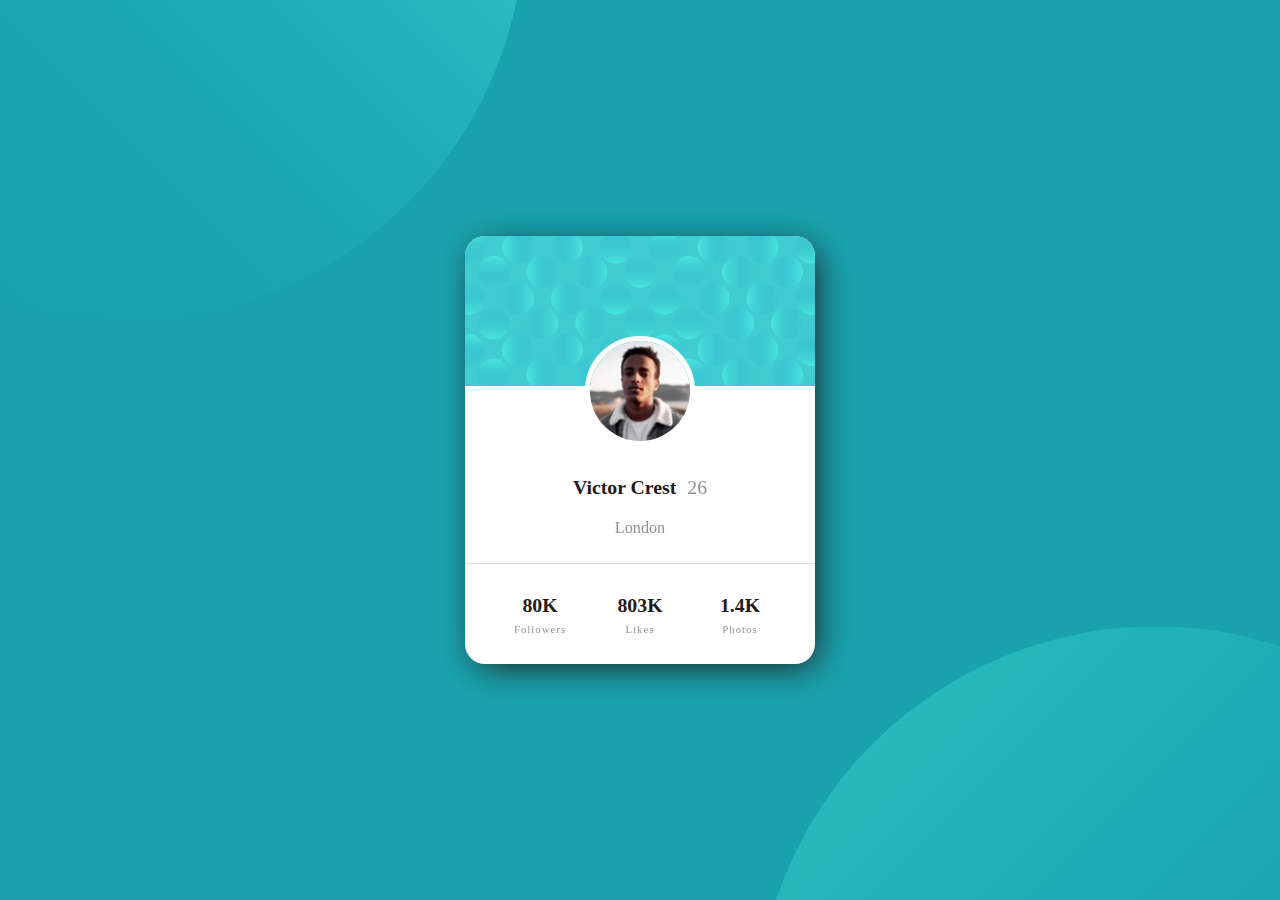
<file: workshop-1/index.html>
<!DOCTYPE html>
<html lang="en">
<head>
  <meta charset="UTF-8">
  <meta name="viewport" content="width=device-width, initial-scale=1.0"> <!-- displays site properly based on user's device -->

  <link rel="icon" type="image/ico" sizes="32x32" href="./images/favicon.ico">
  <link rel="stylesheet" href="style.css">
  <link rel="stylesheet" href="">
  <title>Profile card component</title>

  <!-- Feel free to remove these styles or customise in your own stylesheet 👍 -->
  <style>
    .attribution { font-size: 11px; text-align: center; }
    .attribution a { color: hsl(228, 45%, 44%); }
  </style>
</head>
<body>
  <!--debut--> 
  <section class="grand_cadre">
    <div class="rond">
      <img class="rd1" src="images/bg-pattern-top.svg" alt="" class="">
      <img class="rd2" src="images/bg-pattern-bottom.svg" alt="" class="">
    </div>
    <div class="cadre">
      <div class="cadre_tete"></div>
      <div class="cadre_milieu">
        <div class="img-holder">
          <img src="images/image-victor.jpg" alt="">
        </div>
        <h2 class="nom-age">
           Victor Crest
          <span class="age">26</span>
        </h2>
        <h3 class="london">London</h3>
      </div>
        <div class="cadre_bas">
          <div class="bouton1">
            <h4 class="ref1">80K</h4>
            <h5 class="ref2">Followers</h5>
          </div>
          <div class="bouton1">
            <h4 class="ref1">803K</h4>
            <h5 class="ref2">Likes</h5>
          </div>
           <div class="bouton1">
              <h4 class="ref1">1.4K</h4>
              <h5 class="ref2">Photos</h5>
            </div>
        </div>
    </div>
  </section>
</body>
</html>
</file>
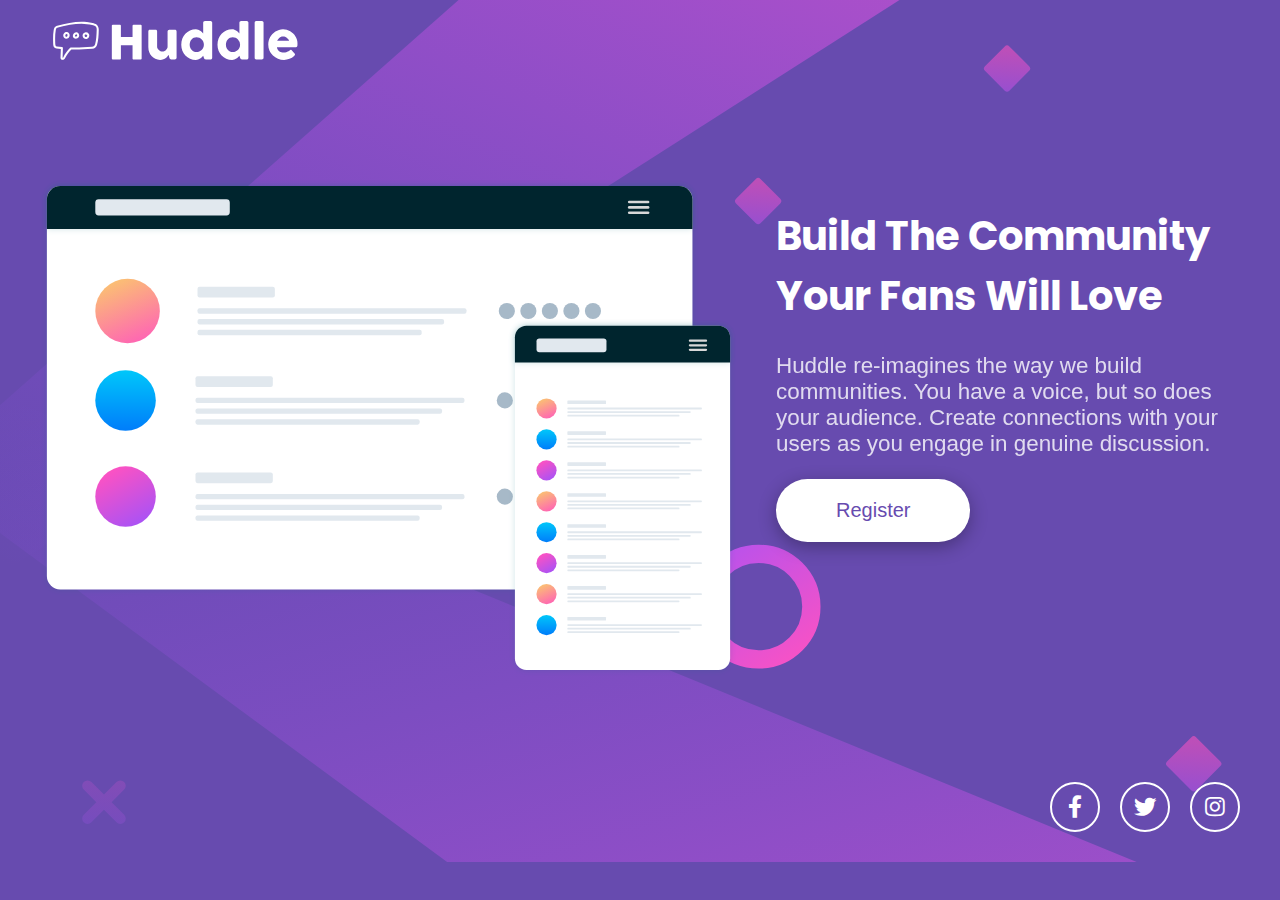
<file: workshop-2/index.html>
<!DOCTYPE html>
<html lang="en">
<head>
  <meta charset="UTF-8">
  <meta name="viewport" content="width=device-width, initial-scale=1.0"> <!-- displays site properly based on user's device -->

  <link rel="icon" type="image/ico" sizes="32x32" href="./images/favicon.ico">
  <link rel="stylesheet" href="style.css">
  <title>Huddle landing page with single introductory section Component</title>
  <link rel="stylesheet" href="https://cdnjs.cloudflare.com/ajax/libs/font-awesome/5.12.1/css/all.min.css">
  <!-- Feel free to remove these styles or customise in your own stylesheet 👍 -->
  <style>
    .attribution { font-size: 11px; text-align: center; }
    .attribution a { color: hsl(228, 45%, 44%); }
  </style>
</head>
<body>

  <div class="container">
     <img src="./images/logo.svg" alt="logo" />

     <div class="flex">
       <div>
         <img src="./images/illustration-mockups.svg" alt="illustration">
       </div>
       <div>
         <h1>Build The Community Your Fans Will Love  </h1>
           <P> Huddle re-imagines the way we build communities. You have a voice, but so does your audience. 
             Create connections with your users as you engage in genuine discussion. 
           </P>
         <Button class="button">  Register</Button>
        </div>
     </div>
      <ul class="lien">
          <li>
           <a href="#" >
             <i class="fab fa-facebook-f"></i>
           </a>
          </li>
          <li>
            <a href="#" >
              <i class="fab fa-twitter"></i>
            </a>
           </li>
           <li>
            <a href="#" >
              <i class="fab fa-instagram"></i>
            </a>
           </li>
      </ul>
  </div>

</body>
</html>
</file>
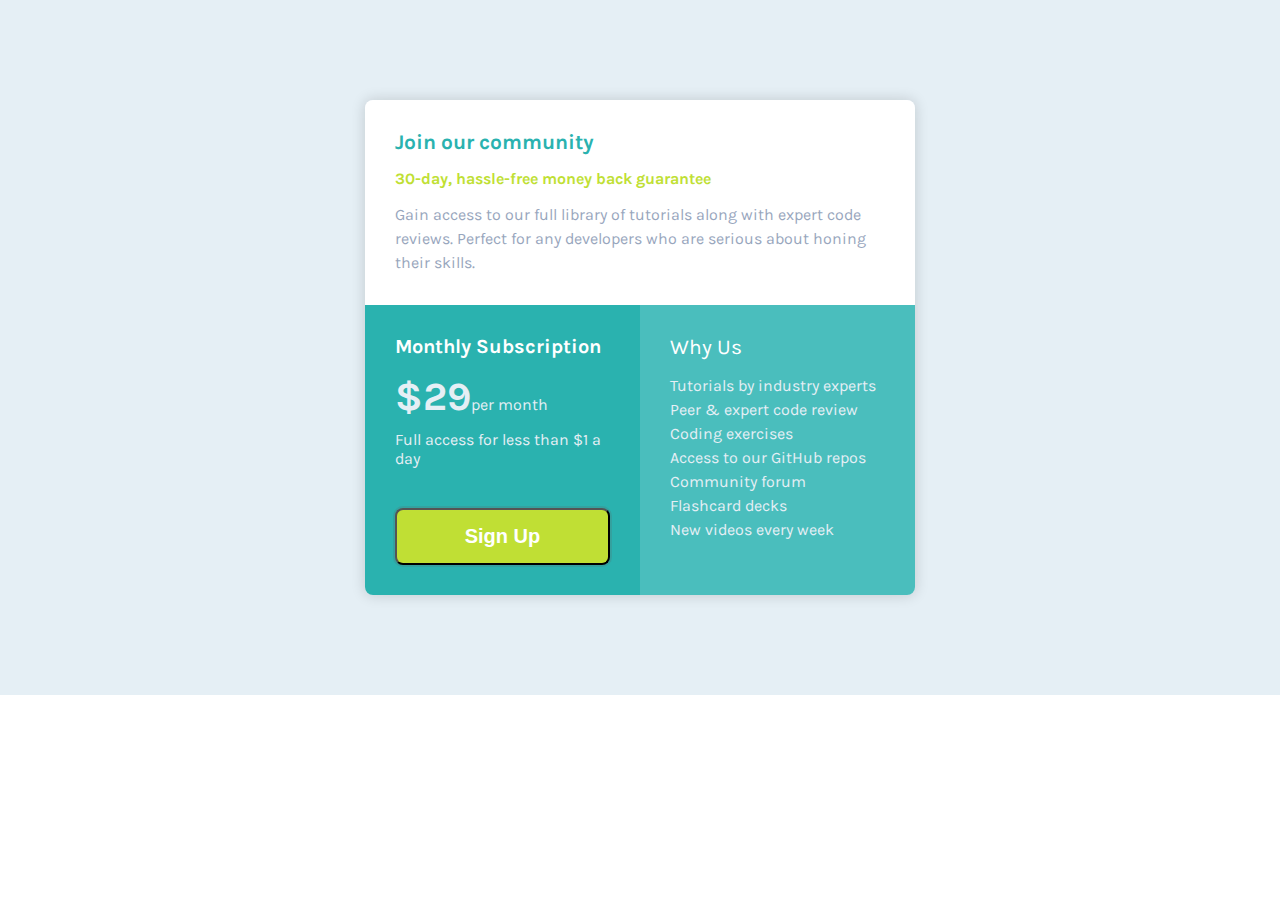
<file: workshop-3/index.html>
<!DOCTYPE html>
<html lang="en">
<head>
  <meta charset="UTF-8">
  <meta name="viewport" content="width=device-width, initial-scale=1.0">
  <link rel="icon" type="image/ico" sizes="32x32" href="./images/favicon.ico">
  <link rel="stylesheet" href="style.css">
  <title>Single Price Grid Component</title>
  <style>
    .attribution { font-size: 11px; text-align: center; }
    .attribution a { color: hsl(228, 45%, 44%); }
  </style>
</head>
<body>
  <section>
    <div class="container">
      <div class="parti par1">
        <h1>Join our community</h1>
         <h2>30-day, hassle-free money back guarantee</h2>
           <P>Gain access to our full library of tutorials along with expert code reviews. 
         Perfect for any developers who are serious about honing their skills.
           </P>
      </div>
      <div class="parti par2">
        <h2>Monthly Subscription</h2> 
        <p><span>&dollar;29</span>per month</p>
        <p>  Full access for less than &dollar;1 a day</p>
        <button class="button"> Sign Up</button>
      </div>
      <div class="parti par3">
        <h2>Why Us</h2>
        <p> Tutorials by industry experts <br>
          Peer &amp; expert code review <br>
          Coding exercises <br>
          Access to our GitHub repos <br>
          Community forum <br>
          Flashcard decks <br>
          New videos every week</p>
      </div>
    </div>
  </section>
</body>
</html>
</file>
<file: workshop-1/style.css>
:root{
    font-size: 18px;
}
*{
    margin: 0;
    padding: 0;
    box-sizing: border-box;
}
body{
font-family:'kumbh sans' ;
color:hsl(0, 11%, 12%);
}
section{
    background: hsl(185, 75%, 39%);
    height: 100vh;
    display: flex;
    justify-content: center;
    align-items: center;
    position: relative;
    overflow: hidden;
}

.cadre{
    box-shadow: 6px 7px 35px -5px;
    width: 350px;
    border-radius: 20px;
    background:white ;
    text-align:center ;
    overflow: hidden;
    position: relative;

}

.cadre_tete{
    background-image: url(images/bg-pattern-card.svg);
    background-size: cover;
    height: 150px;
}
.cadre_milieu{
    padding:0 20px 25px;
}
.img-holder{
    width: 110px;
    height: 110px;
    border-radius:50% ;
    border: 5px solid white;
    overflow: hidden;
    margin: -50px auto 30px auto;
}

.img-holder img{
    width: 100%;
    height: auto;
    display: block;
}
.age,
.london,
.ref2{
    font-weight: 400;
    color: hsl(0, 11%, 12%);
    opacity: .5;
}

.nom-age{
    font-size: 1.1rem ;
    margin-bottom: 20px;
}

.age{
    font-weight: 400;
    margin-left: 6px;
}

.london{
    font-size: .9rem;
}
.cadre_bas{
    border-top: 1px solid hsl(0, 3%, 86%);
    display: flex;
    padding: 0 25px;
}

.cadre_bas .bouton1{
    flex: 1;
    height: 100px;
    display: flex;
    flex-direction: column;
    justify-content: center;
    align-items: center;

}

.cadre_bas .bouton1 .ref1{
    font-size:1.1rem ;
    margin-bottom: 6px;
}

.cadre_bas  .bouton1 .ref2{
    font-size: .6rem;
    letter-spacing: 1px;
}

.rond .rd1{
    position: absolute;
    top: -430px;
    left: -175px;
    width: 800px;
    height: auto;
    animation: 2s rond forwards;
    transform: translate(-100px,-50px);
}

.rond .rd2{
    position: absolute;
    bottom: -476px;
    right: -175px;
    width: 800px;
    height: auto;
    animation: 2s rond forwards;
    transform: translate(100px,50px);
}

@media (max-width: 375px) {
    .rd1 {
        top: auto;
        left:auto ;
        max-width: 115%;
    }

    .rd2 {
        bottom: auto;
        right: auto;
        max-width: 122%;
    }

    .cadre{
        width: 95%;
        overflow: hidden;
        justify-content: center;
        margin: 0 1.5rem 0 1.5rem;
        text-align: center;
    }
</file>
<file: workshop-2/style.css>
@import url('https://fonts.googleapis.com/css2?family=Poppins:wght@400;600&display=swap');

*{
    box-sizing: border-box;
}

body{
    background-image:url('./images/bg-desktop.svg') ;
    background-repeat: no-repeat;
    background-size: cover;
    background-color: hsl(257, 40%, 49%);
    color:#fff ;
    display: flex;
    font-family: 'open sans', sans-serif ;
    font-size: 22.4px;
    align-items: center;
    justify-content: center;
    min-height: 625px;
}
h1{
    font-family: 'Poppins', sans-serif;
    font-size: 40px;
}

p{
    opacity: 0.8;
}

img{
   max-width: 100%;
}


.container{
    margin:auto ;
    max-width: 100%;
    width: 1200px;
}
.flex{
    display: flex;
    margin: 100px 0;
}


.flex > div:first-child{
    flex: 0.6;
    margin-right: 20px;
}

.flex > div:last-child{
    flex: 0.4;
    margin-left: 20px;
}

.button {
    background-color: #fff;
    border-radius: 50px;
    border:none ;
    box-shadow:0 5px 18px rgba(0, 0, 0,0.3 );
    color: hsl(257, 40%, 49%);
    font-size:20px ;
    padding: 20px 60px ;
}
.button:hover{
  background-color:   hsl(300, 69%, 71%);
  color:#fff;
}

.lien{
    display: flex;
    justify-content: flex-end;
    padding: 0;
    list-style-type: none;

}
.lien a {
    border-radius: 50%;
    border: 2px solid #fff;
    color: #fff;
    display: inline-flex;
    align-items: center;
    justify-content: center;
    margin-left: 20px;
    height: 50px;
    width: 50px;
    text-decoration: none;

}
a:hover{
    border-color:hsl(300, 69%, 71%);
    color:hsl(300, 69%, 71%);
}

@media screen and (max-width:1100px){
    .flex{
        flex-direction:column;
    }
    .flex > div:first-child{
    flex: 1;
    margin-right: 0;
    }

    .flex > div:last-child{
    flex: 1;
    margin-left: 0;
}
}
@media screen and (max-width:375px){
    .flex{
        flex-direction:column;
        margin:50px 0;
    }
    .flex > div :first-child{
    flex: 1;
    margin-right: 0;
    }

    .flex > div :last-child{
    flex: 1;
    margin-left: 0;
    text-align: center;
    .lien {
        justify-content: center;
    }
}
</file>
<file: workshop-3/style.css>
@import url('https://fonts.googleapis.com/css2?family=Karla:wght@400;700&display=swap');

 html {
    font-family: 'Karla', sans-serif;
    font-size: 16px ;d
 }

*{ 
 padding: 0;
 margin: 0;
 box-sizing: border-box;
}

section{
    min-height: 615px;
    width: 100%;
    display: flex;
    align-items: center;
    justify-content: center;
    background-color: hsl(204, 43%, 93%);
    padding: 100px 30px;
}
.container{
    display: grid;
    grid-template-columns: 100%;
    max-width: 550px;
    margin: 0 auto;
    border-radius:8px;
    box-shadow: 0px 0px 14px 1px #00000024;
    overflow: hidden;
}

.parti{
    padding: 30px;
}
 
.par1{
    background-color: white;
}

.par1 h1 {
    color: hsl(179, 62%, 43%);
    font-weight: 700;
    font-size: 21px;
    margin-bottom: 15px;
}
.par1 h2{
    color: hsl(71, 73%, 54%);
    font-weight: 700;
    font-size: 16px;
    margin-bottom: 15px;
}
.par1 p{
    color: hsl(218, 22%, 67%);
    font-size: 16px;
    line-height: 24px;
}

.par2{
    background-color: hsl(179, 62%, 43%);
}

.par2 h2{
    color:white;
    font-weight: 700;
    font-size:20px;
    margin-bottom: 15px;
}

.par2 p{
    color: hsl(204, 43%, 93%);
    font-size: 16px;
    font-weight: 400;
    margin-bottom: 10px;
}
.par2 p span{
    font-size:40px;
    font-weight: 700;
}

.par2 button{
    text-align: center;
    width: 100%;
    padding: 15px;
    background-color:  hsl(71, 73%, 54%);
    display: inline-block;
    color: white;
    text-decoration: none;
    font-size: 20px;
    margin-top: 30px;
    font-weight: 700;
    box-shadow: 0px 0px 0px 2px #5f5f5f33;
    border-radius:8px;
}
.par3{
    background-color: #4abebd;
}
.par3 h2{
    color: white;
    font-weight: 400;
    font-size: 21px;
    margin-bottom: 15px;
}
.par3 p{
    color: hsl(204, 43%, 93%);
    line-height: 24px; 
}
@media only screen and (min-width:1100px){
    .container{
        grid-template-columns: 50% 50%;
    }
    .par1{
        grid-area: 1/ 1/ 2/ 3;
    }
    .par2,.par3{
        grid-row: 2;
    }
}
</file>
